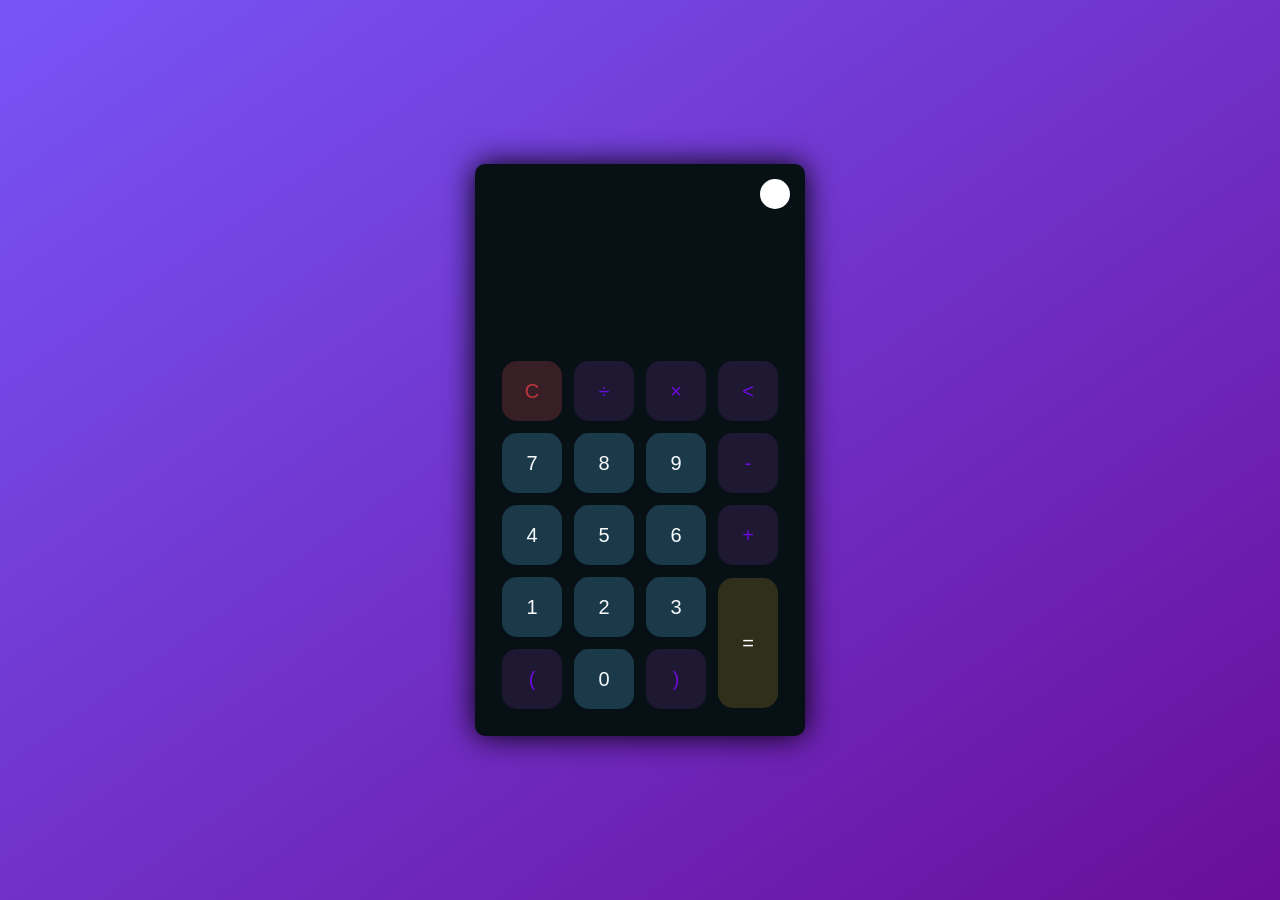
<file: Calculator/index.html>
<!DOCTYPE html>
<html lang="en">
<head>
    <meta charset="UTF-8">
    <meta http-equiv="X-UA-Compatible" content="IE=edge">
    <meta name="viewport" content="width=device-width, initial-scale=1.0">
    <!-- CSS FILE -->
    <link rel="stylesheet" href="CSS/style.css">
    <title>Calculator</title>
</head>
<body>
    <div class="container">
        <div class="calculator dark">
            <div class="theme-toggler active">
                <i class="toggler-icon"></i>
            </div>
            <div class="display-screen">
                <div id="display"></div>
            </div>
            <div class="buttons">
                <table>
                    <tr>
                        <td><button class="btn-operator" id="clear">C</button></td>
                        <td><button class="btn-operator" id="/">&divide;</button></td>
                        <td><button class="btn-operator" id="*">&times;</button></td>
                        <td><button class="btn-operator" id="backspace"><</button></td>
                    </tr>

                    <tr>
                        <td><button class="btn-number" id="7">7</button></td>
                        <td><button class="btn-number" id="8">8</button></td>
                        <td><button class="btn-number" id="9">9</button></td>
                        <td><button class="btn-operator" id="-">-</button></td>
                    </tr>

                    <tr>
                        <td><button class="btn-number" id="4">4</button></td>
                        <td><button class="btn-number" id="5">5</button></td>
                        <td><button class="btn-number" id="6">6</button></td>
                        <td><button class="btn-operator" id="+">+</button></td>
                    </tr>

                    <tr>
                        <td><button class="btn-number" id="1">1</button></td>
                        <td><button class="btn-number" id="2">2</button></td>
                        <td><button class="btn-number" id="3">3</button></td>
                        <td rowspan="2"><button class="btn-equal" id="equal">=</button></td>
                    </tr>

                    <tr>
                            <td><button class="btn-operator" id="(">(</button></td>
                            <td><button class="btn-number" id="0">0</button></td>
                            <td><button class="btn-operator" id=")">)</button></td>
                    </tr>
                </table>
            </div>
        </div>
    </div>
</body>

<!-- JS FILE -->
<script src="JS/script.js"></script>
</html>
</file>
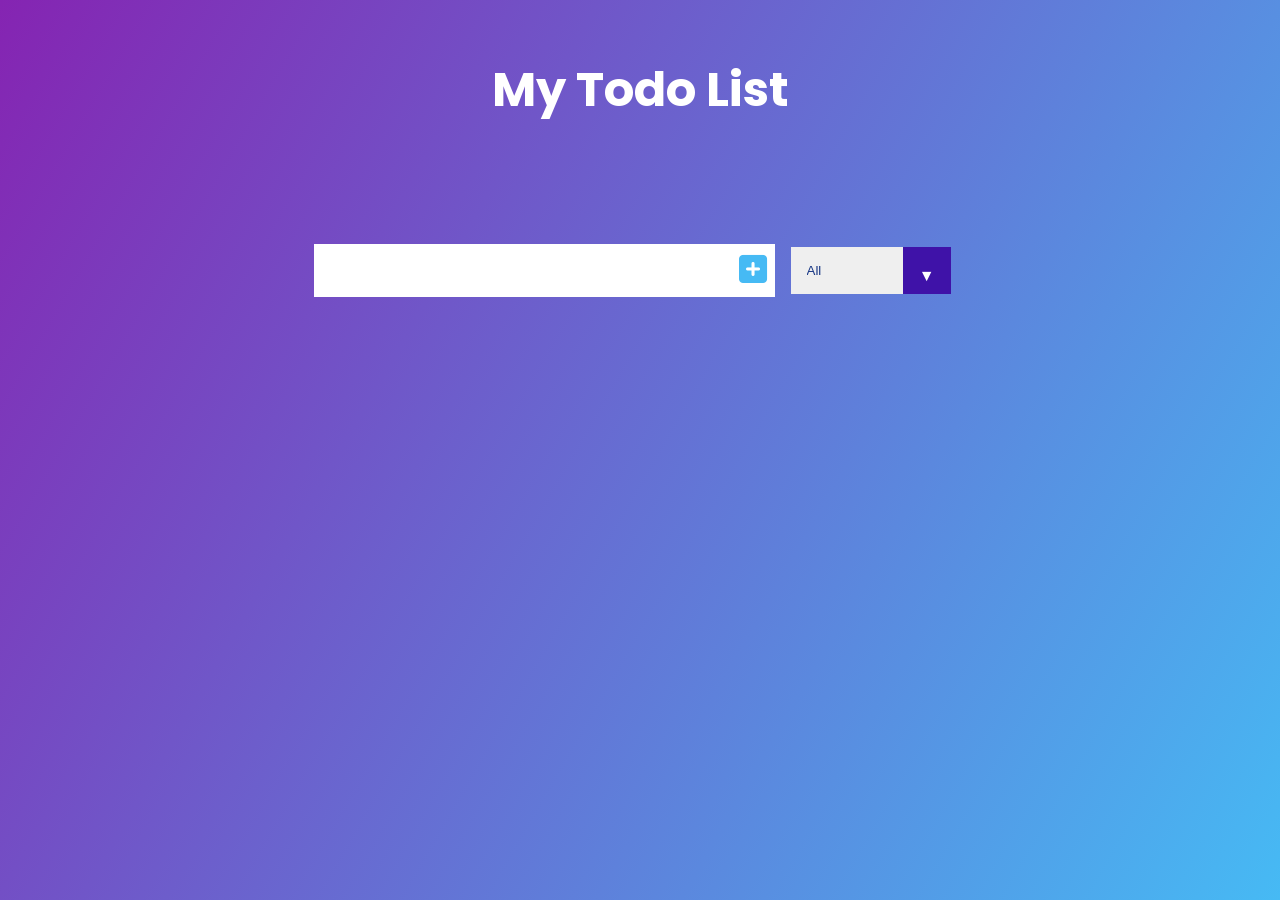
<file: To-Do App/index.html>
<!DOCTYPE html>
<html lang="en">
<head>
    <meta charset="UTF-8">
    <meta http-equiv="X-UA-Compatible" content="IE=edge">
    <meta name="viewport" content="width=device-width, initial-scale=1.0">
    <link href="https://fonts.googleapis.com/css2?family=Poppins&display=swap" rel="stylesheet">
    <link rel="stylesheet" href="https://cdnjs.cloudflare.com/ajax/libs/font-awesome/6.2.1/css/all.min.css" 
    integrity="sha512-MV7K8+y+gLIBoVD59lQIYicR65iaqukzvf/nwasF0nqhPay5w/9lJmVM2hMDcnK1OnMGCdVK+iQrJ7lzPJQd1w==" crossorigin="anonymous" referrerpolicy="no-referrer" />
    <link rel="stylesheet" href="css/style.css">
    <title>To Do List</title>
</head>
<body>
    
    <header>
        <h1>My Todo List</h1>
    </header>

    <form>
        <input type="text" class="todo-input" />
        <button class="todo-button" type="submit">
            <i class="fas fa-plus-square"></i>
        </button>

        <div class="select">
            <select name="todos" class="filter-todo">
                <option value="all">All</option>
                <option value="completed">Completed</option>
                <option value="uncompleted">Uncompleted</option>
            </select>
        </div>
    </form>

    <div class="todo-container">
        <ul class="todo-list"></ul>
    </div>

    <!-- <div class="todo">
        <li></li>
        <button></button>
        <button></button>
    </div> -->


<!------------ JS FILE  ------------->
    <script src="js/script.js"></script>
</body>
</html>
</file>
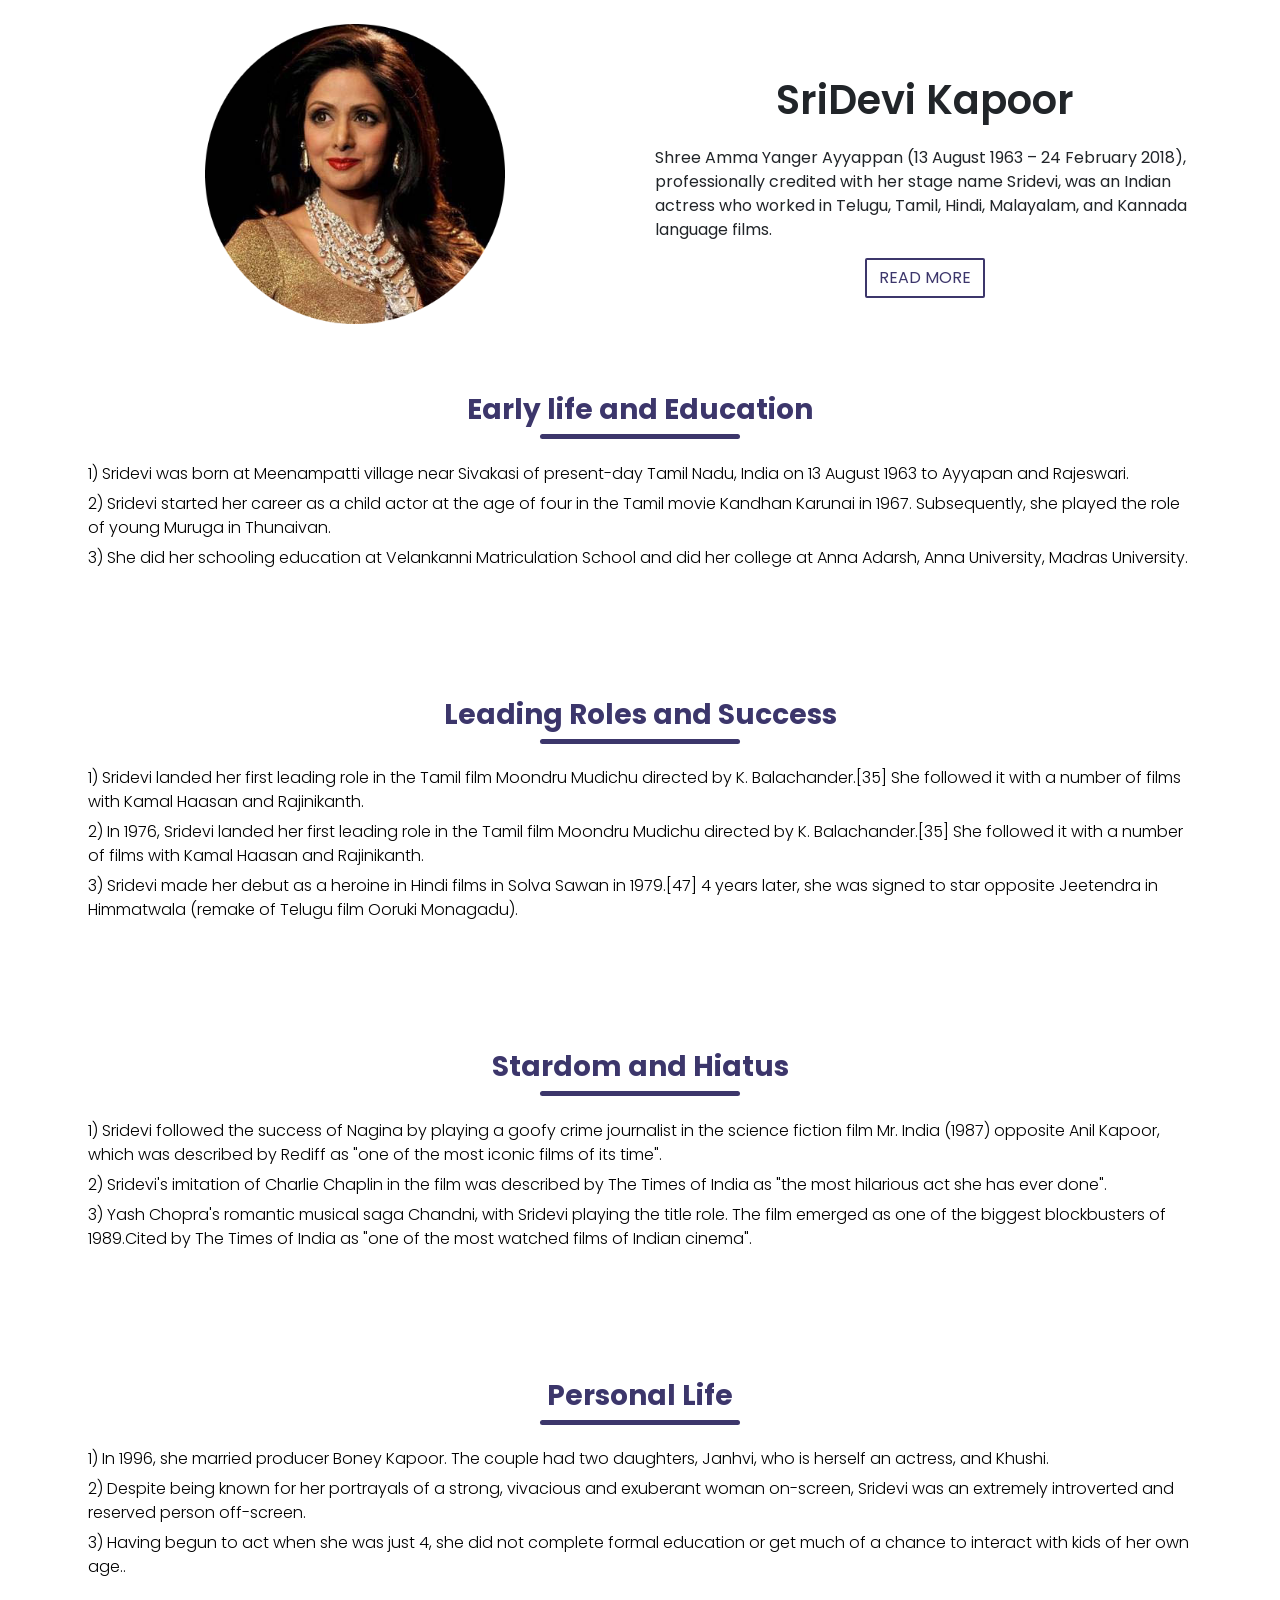
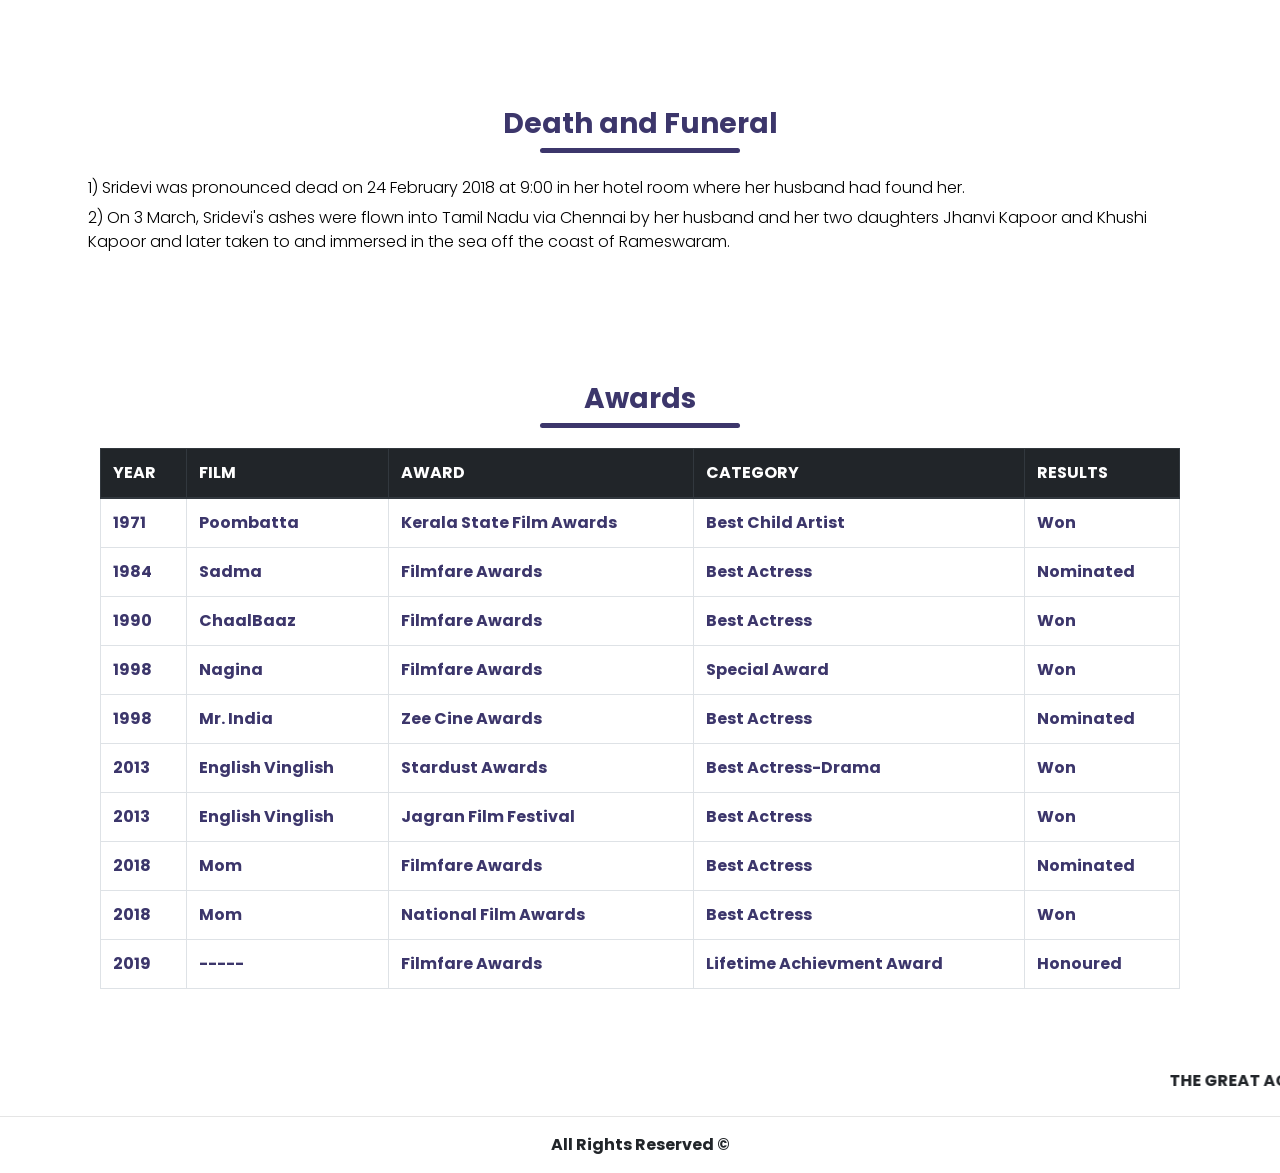
<file: Tribute_Page/index.html>
<!DOCTYPE html>
<html lang="en">
<head>
    <meta charset="UTF-8">
    <meta http-equiv="X-UA-Compatible" content="IE=edge">
    <meta name="viewport" content="width=device-width, initial-scale=1.0">
    <link rel="stylesheet" href="css/style.css">
    <link rel="stylesheet" href="https://cdn.jsdelivr.net/npm/bootstrap@4.0.0/dist/css/bootstrap.min.css">
    <title>SriDevi Kapoor</title>
</head>
<body>
    

    <section id="heading">
        <div class="container">
            <div class="row">
                <div class="col-md-6 text-center py-4">
                    <img src="img/11zon_cropped.png" alt="SriDevi" width="300px" height="300px">
                </div>

                <div class="col-md-6">
                    <p class="promo-title text-center">
                        SriDevi Kapoor
                    </p>

                    <p>Shree Amma Yanger Ayyappan (13 August 1963 – 24 February 2018), 
                        professionally credited with her stage name Sridevi, 
                        was an Indian actress who worked in Telugu, Tamil, Hindi, Malayalam, 
                        and Kannada language films.</p>

                        <div class="text-center">
                            <a href="#more" class="btn btn-primary">READ MORE</a>
                        </div>
                </div>
            </div>
        </div>
    </section>

    <!-----------------LIFE ----------------->
    <section id="life">
        <div class="container">
            <h3 class="title text-center font-weight-bold">Early life and Education</h3>
            <ul class="py-4">
                <li>1) Sridevi was born at Meenampatti village near Sivakasi of present-day Tamil Nadu, India on 13 August 1963 to Ayyapan and Rajeswari.</li>
                <li>2) Sridevi started her career as a child actor at the age of four in the Tamil movie Kandhan Karunai in 1967. Subsequently, she played the role of young Muruga in Thunaivan.</li>
                <li>3) She did her schooling education at Velankanni Matriculation School and did her college at Anna Adarsh, Anna University, Madras University.</li>
            </ul>
        </div>
    </section>

    <section id="life">
        <div class="container">
            <h3 class="title text-center font-weight-bold">Leading Roles and Success</h3>
            <ul class="py-4">
                <li>1) Sridevi landed her first leading role in the Tamil film Moondru Mudichu directed by K. Balachander.[35] She followed it with a number of films with Kamal Haasan and Rajinikanth.</li>
                <li>2) In 1976, Sridevi landed her first leading role in the Tamil film Moondru Mudichu directed by K. Balachander.[35] She followed it with a number of films with Kamal Haasan and Rajinikanth.</li>
                <li>3) Sridevi made her debut as a heroine in Hindi films in Solva Sawan in 1979.[47] 4 years later, she was signed to star opposite Jeetendra in Himmatwala (remake of Telugu film Ooruki Monagadu).</li>
            </ul>
        </div>
    </section>

    <section id="life">
        <div class="container">
            <h3 class="title text-center font-weight-bold">Stardom and Hiatus</h3>
            <ul class="py-4">
                <li>1) Sridevi followed the success of Nagina by playing a goofy crime journalist in the science fiction film Mr. India (1987) opposite Anil Kapoor, which was described by Rediff as "one of the most iconic films of its time".</li>
                <li>2) Sridevi's imitation of Charlie Chaplin in the film was described by The Times of India as "the most hilarious act she has ever done".</li>
                <li>3) Yash Chopra's romantic musical saga Chandni, with Sridevi playing the title role. The film emerged as one of the biggest blockbusters of 1989.Cited by The Times of India as "one of the most watched films of Indian cinema".</li>
            </ul>
        </div>
    </section>

    <section id="life">
        <div class="container">
            <h3 class="title text-center font-weight-bold">Personal Life</h3>
            <ul class="py-4">
                <li>1) In 1996, she married producer Boney Kapoor. The couple had two daughters, Janhvi, who is herself an actress, and Khushi.</li>
                <li>2) Despite being known for her portrayals of a strong, vivacious and exuberant woman on-screen, Sridevi was an extremely introverted and reserved person off-screen.</li>
                <li>3) Having begun to act when she was just 4, she did not complete formal education or get much of a chance to interact with kids of her own age..</li>
            </ul>
        </div>
    </section>

    <section id="life">
        <div class="container">
            <h3 class="title text-center font-weight-bold">Death and Funeral</h3>
            <ul class="py-4">
                <li>1) Sridevi was pronounced dead on 24 February 2018 at 9:00 in her hotel room where her husband had found her.</li>
                <li>2) On 3 March, Sridevi's ashes were flown into Tamil Nadu via Chennai by her husband and her two daughters Jhanvi Kapoor and Khushi Kapoor and later taken to and immersed in the sea off the coast of Rameswaram.</li>
                
            </ul>
        </div>
    </section>


    <!-------------------------  AWARDS  ---------------------------------->
    <section id="life">
        <div class="container">
            <h3 class="title text-center font-weight-bold">Awards</h3>
            
            <div class="col-md-12 py-4 table-responsive">
                <table class="table table-bordered">
                    <thead class="thead-dark">
                        <tr>
                            <th scope="col">YEAR</th>
                            <th scope="col">FILM</th>
                            <th scope="col">AWARD</th>
                            <th scope="col">CATEGORY</th>
                            <th scope="col">RESULTS</th>
                        </tr>
                    </thead>

                    <tbody>
                        <tr>
                            <th scope="row">1971</th>
                            <th>Poombatta</th>
                            <th>Kerala State Film Awards</th>
                            <th>Best Child Artist</th>
                            <th>Won</th>
                        </tr>

                        <tr>
                            <th scope="row">1984</th>
                            <th>Sadma</th>
                            <th>Filmfare Awards</th>
                            <th>Best Actress</th>
                            <th>Nominated</th>
                        </tr>

                        <tr>
                            <th scope="row">1990</th>
                            <th>ChaalBaaz</th>
                            <th>Filmfare Awards</th>
                            <th>Best Actress</th>
                            <th>Won</th>
                        </tr>

                        <tr>
                            <th scope="row">1998</th>
                            <th>Nagina</th>
                            <th>Filmfare Awards</th>
                            <th>Special Award</th>
                            <th>Won</th>
                        </tr>

                        <tr>
                            <th scope="row">1998</th>
                            <th>Mr. India</th>
                            <th>Zee Cine Awards</th>
                            <th>Best Actress</th>
                            <th>Nominated</th>
                        </tr>

                        <tr>
                            <th scope="row">2013</th>
                            <th>English Vinglish</th>
                            <th>Stardust Awards</th>
                            <th>Best Actress-Drama</th>
                            <th>Won</th>
                        </tr>

                        <tr>
                            <th scope="row">2013</th>
                            <th>English Vinglish</th>
                            <th>Jagran Film Festival</th>
                            <th>Best Actress</th>
                            <th>Won</th>
                        </tr>

                        <tr>
                            <th scope="row">2018</th>
                            <th>Mom</th>
                            <th>Filmfare Awards</th>
                            <th>Best Actress</th>
                            <th>Nominated</th>
                        </tr>

                        <tr>
                            <th scope="row">2018</th>
                            <th>Mom</th>
                            <th>National Film Awards</th>
                            <th>Best Actress</th>
                            <th>Won</th>
                        </tr>

                        <tr>
                            <th scope="row">2019</th>
                            <th>-----</th>
                            <th>Filmfare Awards</th>
                            <th>Lifetime Achievment Award</th>
                            <th>Honoured</th>
                        </tr>
                    </tbody>
                </table>
            </div>
        </div>
    </section>


    <marquee direction="left">
        <strong>THE GREAT ACTRESS SRIDEVI KAPOOR LEFT US ALONE</strong>
    </marquee>
    <hr>


    <footer>
        <p class="text-center font-weight-bold">All Rights Reserved &copy; </p>
    </footer>
</body>
</html>
</file>
<file: Calculator/CSS/style.css>
*{
    padding: 0;
    margin: 0;
    box-sizing: border-box;
    outline: 0;
    transition: all 0.5s ease;
}

body {
    font-family: sans-serif;
}

a{
    text-decoration: none;
    color: #fff;
}

body{
    background-image: linear-gradient(to bottom right, rgb(120, 85, 247), rgb(105, 14, 154));
}

.container {
    height: 100vh;
    width: 100vw;
    display: grid;
    place-items: center;
}

.calculator{
    position: relative;
    height: auto;
    width: auto;
    padding: 20px;
    border-radius: 10px;
    box-shadow: 0 0 30px #000;
}

.theme-toggler{
    position: absolute;
    top: 30px;
    right: 30px;
    color: #fff;
    cursor: pointer;
    z-index: 1;
}

.theme-toggler.active {
    color: #333;
}

.theme-toggler.active::before {
    background-color: #fff;
}

.theme-toggler::before {
    content: '';
    height: 30px;
    width: 30px;
    position: absolute;
    top: 50%;
    transform: translate(-50%, -50%);
    border-radius: 50%;
    background-color: #333;
    z-index: -1;
}

#display {
    margin: 0 10px;
    height: 150px;
    width: auto;
    max-width: 270px;
    display: flex;
    align-items: flex-end;
    justify-content: flex-end;
    font-size: 30px;
    margin-bottom: 20px;
    overflow-x: scroll;
}

#display::-webkit-scrollbar {
    display: block;
    height: 3px;
}

button {
    height: 60px;
    width: 60px;
    border: 0;
    border-radius: 15px;
    margin: 5px;
    font-size: 20px;
    cursor: pointer;
    transition: all 200ms ease;
}

button:hover {
    transform: scale(1.1);
}

button#equal {
    height: 130px;
}

/* light theme */
.calculator {
    background-color: #fff;
}

.calculator #display {
    color: #0a1e23;
}

.calculator button#clear {
    background-color: #ffc8cb;
    color: #fc4552;
}

.calculator button.btn-number {
    background-color: #c3c7ff;
    color: #000;
}

.calculator button.btn-operator {
    background-color: #d0f8ff;
    color: #43a9b3;
}

.calculator button.btn-equal {
    background-color: #f9d3ad;
    color: #000;
}

/* Dark theme */

.calculator.dark {
    background-color: #071115;
}

.calculator.dark #display {
    color: #f8fafd;
}

.calculator.dark button#clear {
    background-color: #381f25;
    color: #bd3740;
}

.calculator.dark button.btn-number{
    background-color: #1b3a49;
    color:#f8fafb;
}

.calculator.dark button.btn-operator {
    background-color: #1e1833;
    color: #6d0add;
}

.calculator.dark button.btn-equal {
    background-color: #302f1c;
    color: #fff;
}
</file>
<file: To-Do App/css/style.css>
* {
    margin: 0;
    padding: 0;
    box-sizing: border-box;
}

body {
    background-image: linear-gradient(120deg, #8524b2, #46baf4);
    color: white;
    font-family: "Poppins", sans-serif;
    min-height: 100vh;
}

header {
    font-size: 1.5rem;
}

header,
form {
    min-height: 20vh;
    display: flex;
    justify-content: center;
    align-items: center;
}

form input,
form button {
    padding: 0.5rem;
    font-size: 2rem;
    border: none;
    background: white;
}

form button {
    color: #46baf4;
    background: white;
    cursor: pointer;
    transition: all 0.3s ease;
}

form button:hover {
    background: #46baf4;
    color: white;
}

.todo-container {
    display: flex;
    justify-content: center;
    align-items: center;
}

.todo-list {
    min-width: 30%;
    list-style: none;
}

.todo{
    margin: 0.5rem;
    background: white;
    color: black;
    font-size: 1.5rem;
    display: flex;
    justify-content: space-between;
    align-items: center;
    transition: all 0.5s ease;
}

.todo li {
    flex: 1;
}

.trash-btn, .complete-btn {
    background: rgb(32, 97, 237);
    color: white;
    border: none;
    padding: 1rem;
    cursor: pointer;
    font-size: 1rem;
}

.complete-btn{
    background: rgb(61, 177, 61);
}

.todo-item {
    padding: 0rem 0.5rem;
}

.fa-trash,
.fa-check {
    pointer-events: none;
}

.completed {
    text-decoration: line-through;
    opacity: 0.5;
}

.fall {
    transform: translateY(8rem) rotateZ(28deg);
    opacity: 0;
}

select {
    -webkit-appearance: none;
    -moz-appearance: none;
    appearance: none;
    outline: none;
    border: none;
}

.select {
    margin: 1rem;
    position: relative;
    overflow: hidden;
}

select {
    color: rgb(23, 54, 132);
    width: 10rem;
    cursor: pointer;
    padding: 1rem;
}

.select::after {
    content: "\25BC";
    position: absolute;
    background:rgb(63, 18, 168);
    top: 0;
    right: 0;
    padding: 1rem;
    pointer-events: none;
    transition: all 0.3s ease;
}

.select:hover::after {
    background: white;
    color:rgb(63, 18, 168);
}
</file>
<file: Tribute_Page/css/style.css>
@import url('https://fonts.googleapis.com/css2?family=Poppins&display=swap');

*{
    margin: 0;
    padding: 0;
}

body {
    font-family: 'Poppins', sans-serif !important;
}

.promo-title {
    font-size: 40px;
    font-weight: 600;
    margin-top: 70px;
}

.btn-primary {
    box-shadow: none !important;
    padding: 8px 25px;
    border-radius: 2px !important;
    border: 2px solid #3c366b !important;
    color: #3c366b !important;
    background: none !important;
}

.btn-primary:hover {
    background: #3c366b !important;
    color: #fff !important;
    border: 2px solid #fff !important;
}

#life {
    padding: 40px 0;
    color: #3c366b;
}

.title::before {
    content: '';
    background: #3c366b;
    height: 5px;
    width: 200px;
    margin-left: auto;
    margin-right: auto;
    display: block;
    border-radius: 50px;
    transform:  translateY(46px);
}

ul {
    list-style-type: none;
    font-weight: lighter;
}

ul li {
    padding: 3px;
    font-weight: 300;
    color: black;
}
</file>
